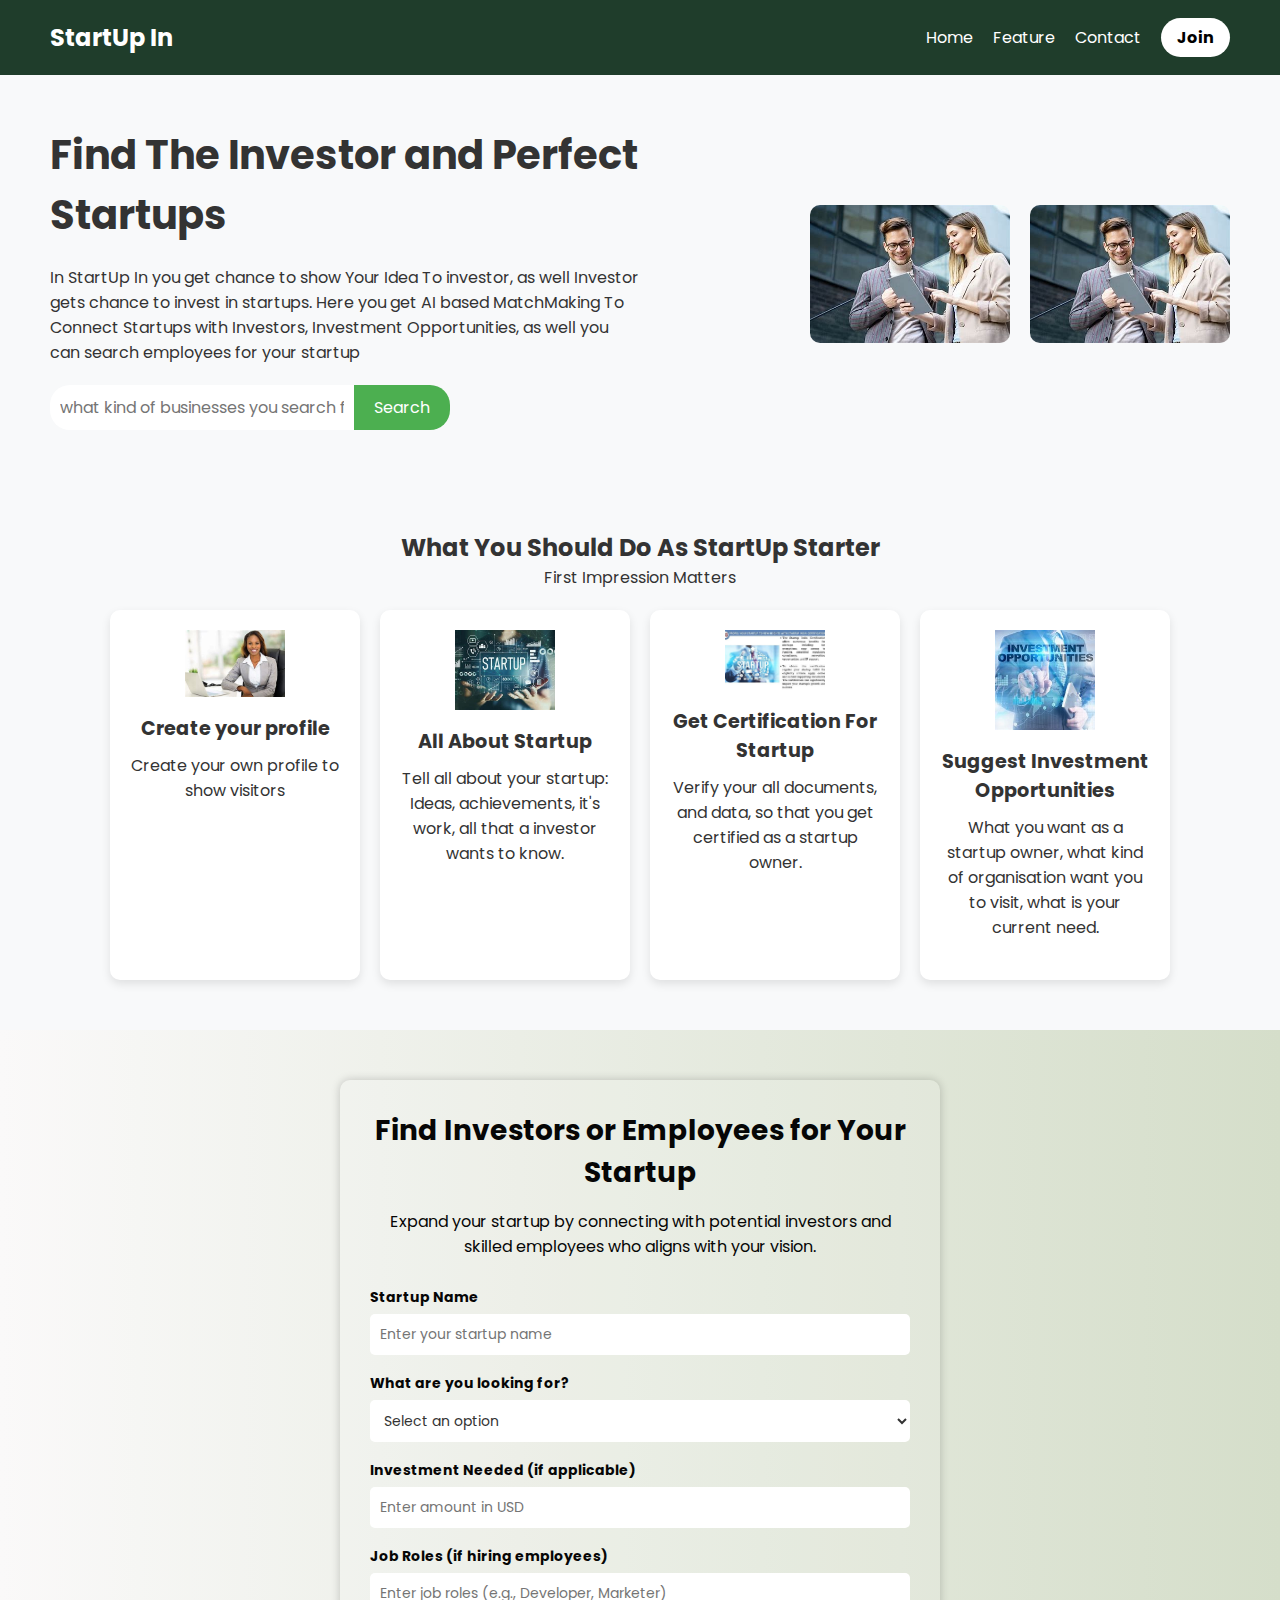
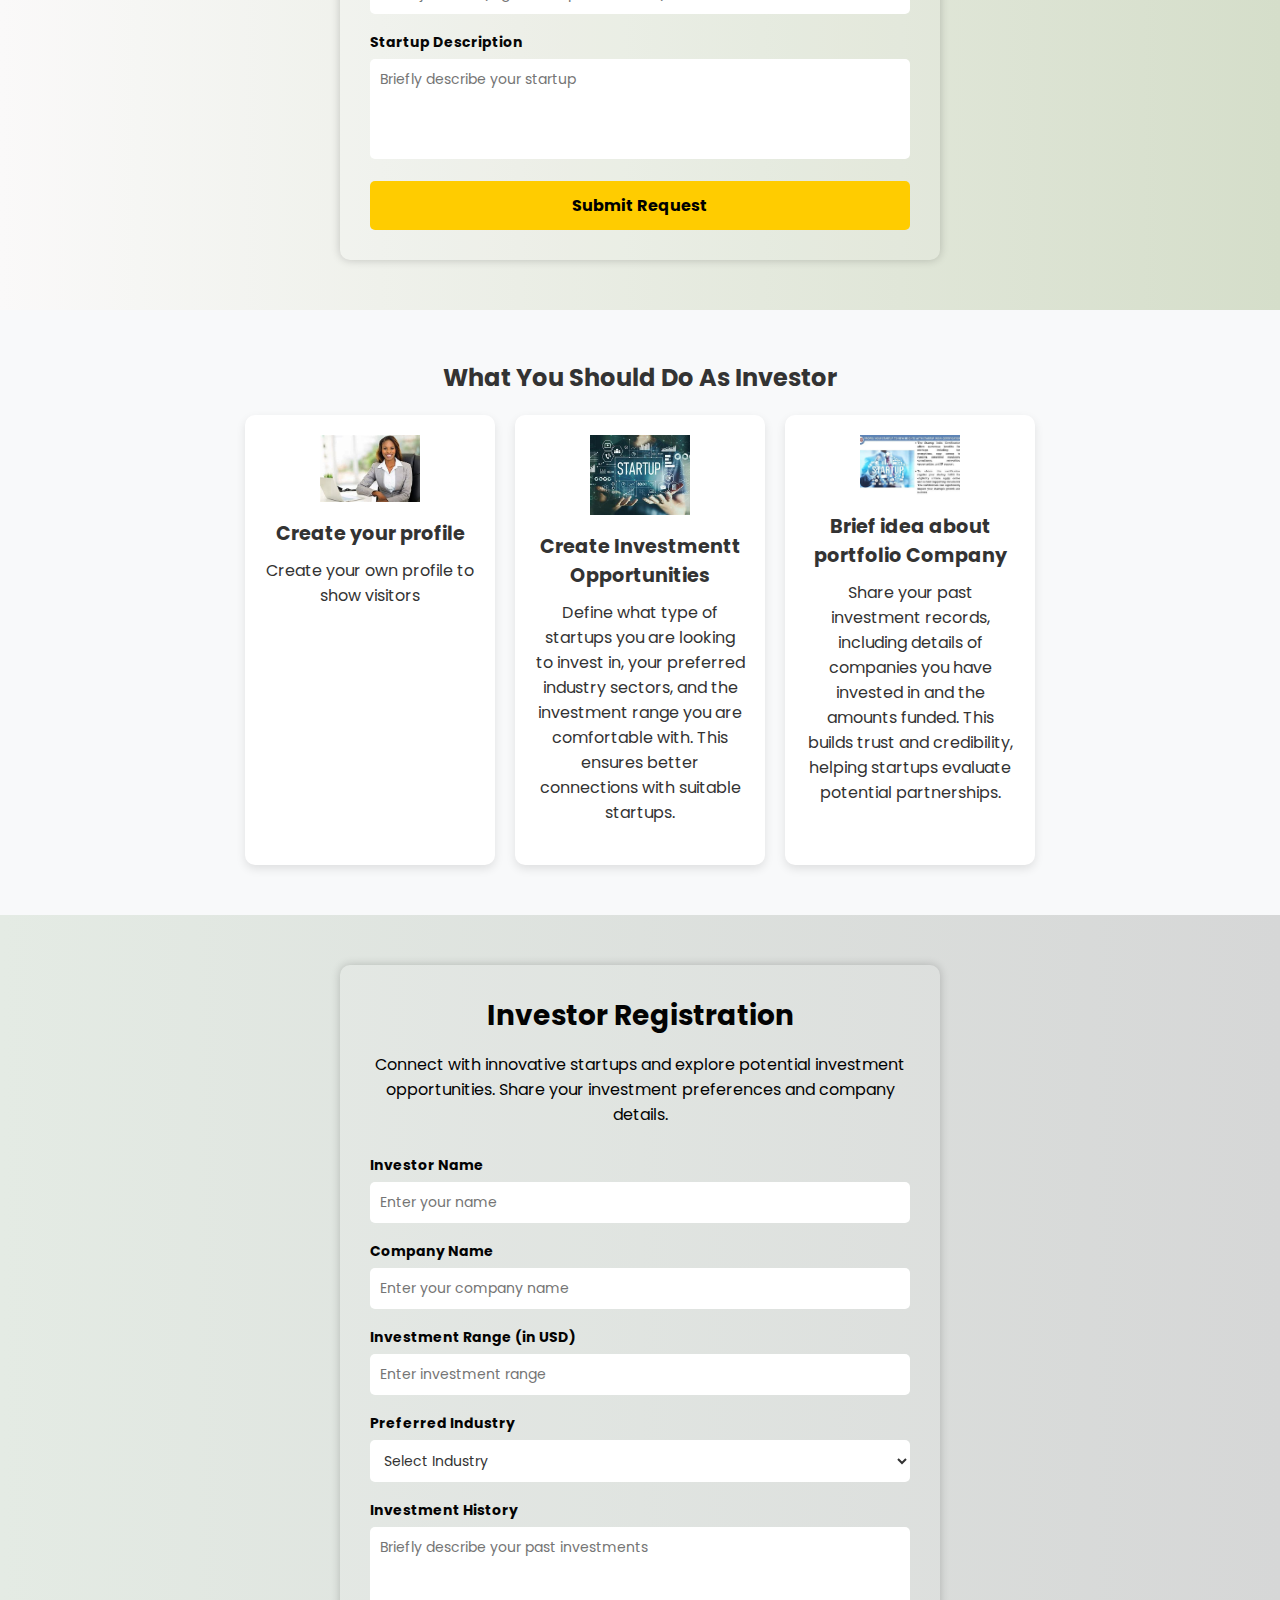
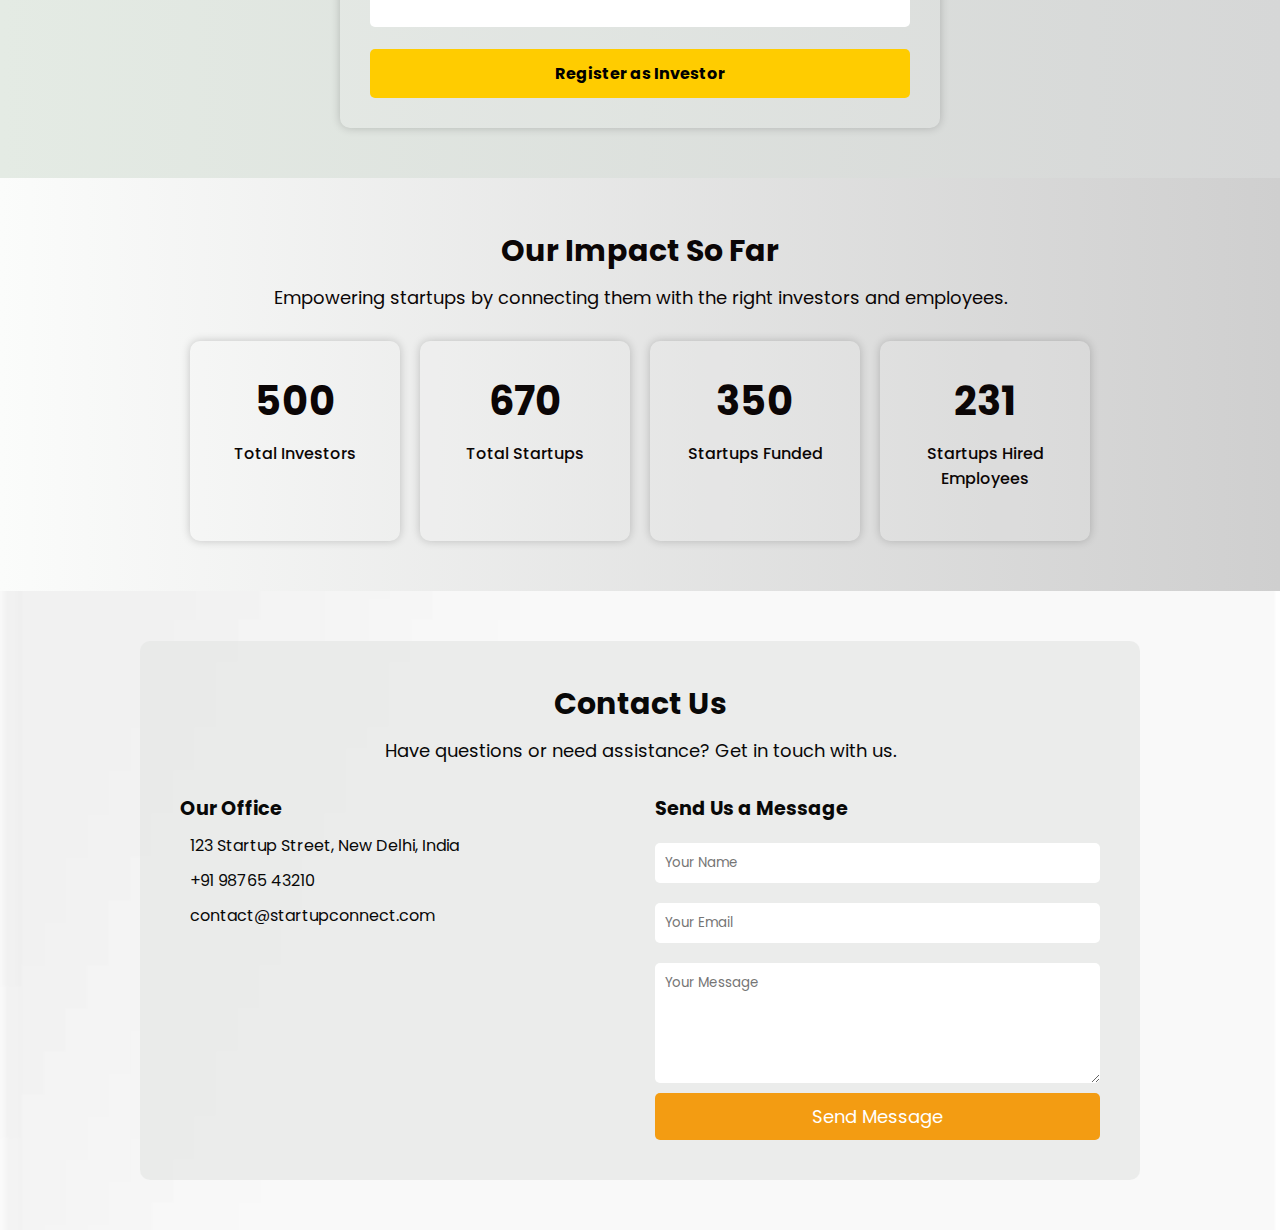
<file: index1.html>
<!DOCTYPE html>
<html lang="en">
<head>
    <meta charset="UTF-8">
    <meta name="viewport" content="width=device-width, initial-scale=1.0">
    <title>StartUp Support</title>
    <link rel="stylesheet" href="style1.css">
</head>
<body>
    <header>
        <div class="logo">StartUp In</div>
        <nav>
            <ul>
                <li><a href="#home">Home</a></li>
                <li><a href="#feature">Feature</a></li>
                <li><a href="#contact">Contact</a></li>
                <li><a href="#" class="join-btn">Join</a></li>
            </ul>
        </nav>
    </header>

    <section class="hero" id="home">
        <div class="hero-content">
            <h1>Find The Investor and Perfect Startups</h1>
            <p>In StartUp In you get chance to show Your Idea To investor, as well Investor gets chance to invest in startups. Here you get AI based MatchMaking To Connect Startups with Investors, Investment Opportunities, as well you can search employees for your startup</p>
            <div class="search-bar">
                <input type="text" placeholder="what kind of businesses you search for?">
                <button>Search</button>
            </div>
        </div>
        <div class="hero-images">
            <div class="image-box">
                <img src="start.jpeg" alt="Freelancer">
                
            </div>
            <div class="image-box">
                <img src="start.jpeg" alt="Business Woman">
            </div>
        </div>
    </section>

    <section class="jobs-section" id="feature">
        <h2>What You Should Do As StartUp Starter</h2>
        <p>First Impression Matters</p>
        <div class="jobs-container">
            <div class="job-card">
                <img src="professional2.jpeg" alt="">
                <h3>Create your profile</h3>
                <p>Create your own profile to show visitors</p>
            </div>
            <div class="job-card">
                <img src="startup.jpeg" alt="Graphic Design">
                <h3>All About Startup</h3>
                <p>Tell all about your startup: Ideas, achievements, it's work, all that a investor wants to know.</p>
            </div>
            <div class="job-card">
                <img src="certificate.jpeg" alt="Digital Marketing">
                <h3>Get Certification For Startup</h3>
                <p>Verify your all documents, and data, so that you get certified as a startup owner.</p>
            </div>
            <div class="job-card">
                <img src="opportunity.jpeg" alt="Digital Marketing">
                <h3>Suggest Investment Opportunities</h3>
                <p>What you want as a startup owner, what kind of organisation want you to visit, what is your current need.</p>
            </div>
        </div>
    </section>


    <section class="startup-opportunities">
        <div class="container">
            <h2>Find Investors or Employees for Your Startup</h2>
            <p>Expand your startup by connecting with potential investors and skilled employees who aligns with your vision.</p>
    
            <form class="opportunity-form">
                <div class="input-group">
                    <label for="startup-name">Startup Name</label>
                    <input type="text" id="startup-name" placeholder="Enter your startup name" required>
                </div>
    
                <div class="input-group">
                    <label for="looking-for">What are you looking for?</label>
                    <select id="looking-for" required>
                        <option value="">Select an option</option>
                        <option value="Investor">Investor</option>
                        <option value="Employee">Employee</option>
                        <option value="Both">Both</option>
                    </select>
                </div>
    
                <div class="input-group">
                    <label for="funding">Investment Needed (if applicable)</label>
                    <input type="number" id="funding" placeholder="Enter amount in USD">
                </div>
    
                <div class="input-group">
                    <label for="roles">Job Roles (if hiring employees)</label>
                    <input type="text" id="roles" placeholder="Enter job roles (e.g., Developer, Marketer)">
                </div>
    
                <div class="input-group">
                    <label for="description">Startup Description</label>
                    <textarea id="description" placeholder="Briefly describe your startup" required></textarea>
                </div>
    
                <button type="submit" class="btn-submit">Submit Request</button>
            </form>
        </div>
    </section>
    

    <section class="jobs-section">
        <h2>What You Should Do As Investor</h2>
        <p></p>
        <div class="jobs-container">
            <div class="job-card">
                <img src="professional2.jpeg" alt="">
                <h3>Create your profile</h3>
                <p>Create your own profile to show visitors</p>
            </div>
            <div class="job-card">
                <img src="startup.jpeg" alt="Graphic Design">
                <h3>Create Investmentt Opportunities</h3>
                <p>Define what type of startups you are looking to invest in, your preferred industry sectors, and the investment range you are comfortable with. This ensures better connections with suitable startups.</p>
            </div>
            <div class="job-card">
                <img src="certificate.jpeg" alt="Digital Marketing">
                <h3>Brief idea about portfolio Company</h3>
                <p>Share your past investment records, including details of companies you have invested in and the amounts funded. This builds trust and credibility, helping startups evaluate potential partnerships.</p>
            </div>
        </div>
    </section>



    



    <section class="investor-registration">
        <div class="container">
            <h2>Investor Registration</h2>
            <p>Connect with innovative startups and explore potential investment opportunities. Share your investment preferences and company details.</p>
            
            <form class="registration-form">
                <div class="input-group">
                    <label for="investor-name">Investor Name</label>
                    <input type="text" id="investor-name" placeholder="Enter your name" required>
                </div>
                
                <div class="input-group">
                    <label for="company-name">Company Name</label>
                    <input type="text" id="company-name" placeholder="Enter your company name" required>
                </div>
                
                <div class="input-group">
                    <label for="investment-range">Investment Range (in USD)</label>
                    <input type="number" id="investment-range" placeholder="Enter investment range" required>
                </div>
                
                <div class="input-group">
                    <label for="preferred-industry">Preferred Industry</label>
                    <select id="preferred-industry" required>
                        <option value="">Select Industry</option>
                        <option value="Tech">Technology</option>
                        <option value="Health">Healthcare</option>
                        <option value="Finance">Finance</option>
                        <option value="Education">Education</option>
                        <option value="Other">Other</option>
                    </select>
                </div>
                
                <div class="input-group">
                    <label for="investment-history">Investment History</label>
                    <textarea id="investment-history" placeholder="Briefly describe your past investments" required></textarea>
                </div>
                
                <button type="submit" class="btn-register">Register as Investor</button>
            </form>
        </div>
    </section>
    



    <section class="stats-section">
        <div class="container">
            <h2>Our Impact So Far</h2>
            <p>Empowering startups by connecting them with the right investors and employees.</p>
            
            <div class="stats-grid">
                <div class="stat-box">
                    <h3 class="counter" data-target="250">500</h3>
                    <p>Total Investors</p>
                </div>
                <div class="stat-box">
                    <h3 class="counter" data-target="500">670</h3>
                    <p>Total Startups</p>
                </div>
                <div class="stat-box">
                    <h3 class="counter" data-target="180">350</h3>
                    <p>Startups Funded</p>
                </div>
                <div class="stat-box">
                    <h3 class="counter" data-target="320">231</h3>
                    <p>Startups Hired Employees</p>
                </div>
            </div>
        </div>
    </section>



    <section class="contact-section" id="contact">
        <div class="container">
            <h2>Contact Us</h2>
            <p>Have questions or need assistance? Get in touch with us.</p>
    
            <div class="contact-content">
                <div class="contact-info">
                    <h3>Our Office</h3>
                    <p><i class="fas fa-map-marker-alt"></i> 123 Startup Street, New Delhi, India</p>
                    <p><i class="fas fa-phone"></i> +91 98765 43210</p>
                    <p><i class="fas fa-envelope"></i> contact@startupconnect.com</p>
                </div>
    
                <div class="contact-form">
                    <h3>Send Us a Message</h3>
                    <form>
                        <input type="text" placeholder="Your Name" required>
                        <input type="email" placeholder="Your Email" required>
                        <textarea placeholder="Your Message" rows="5" required></textarea>
                        <button type="submit">Send Message</button>
                    </form>
                </div>
            </div>
        </div>
    </section>
    
    

    
</body>
</html>
</file>
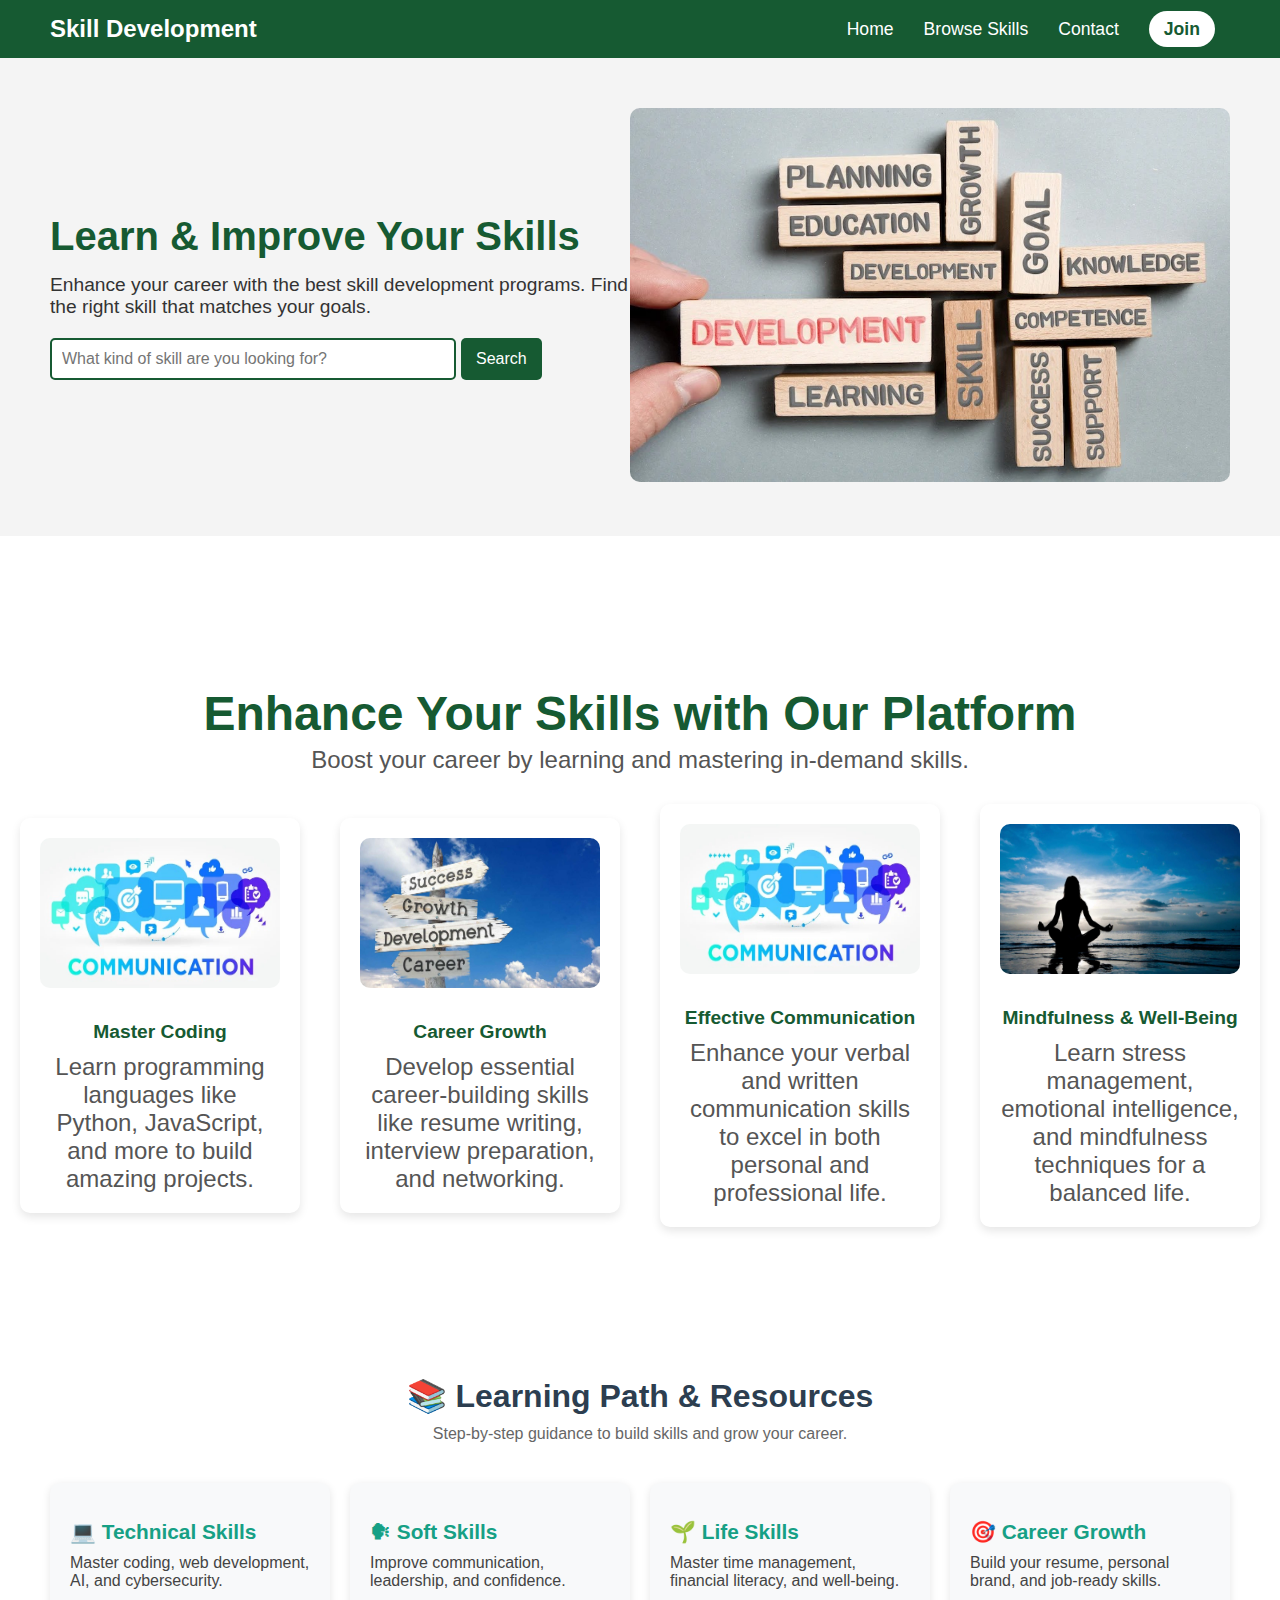
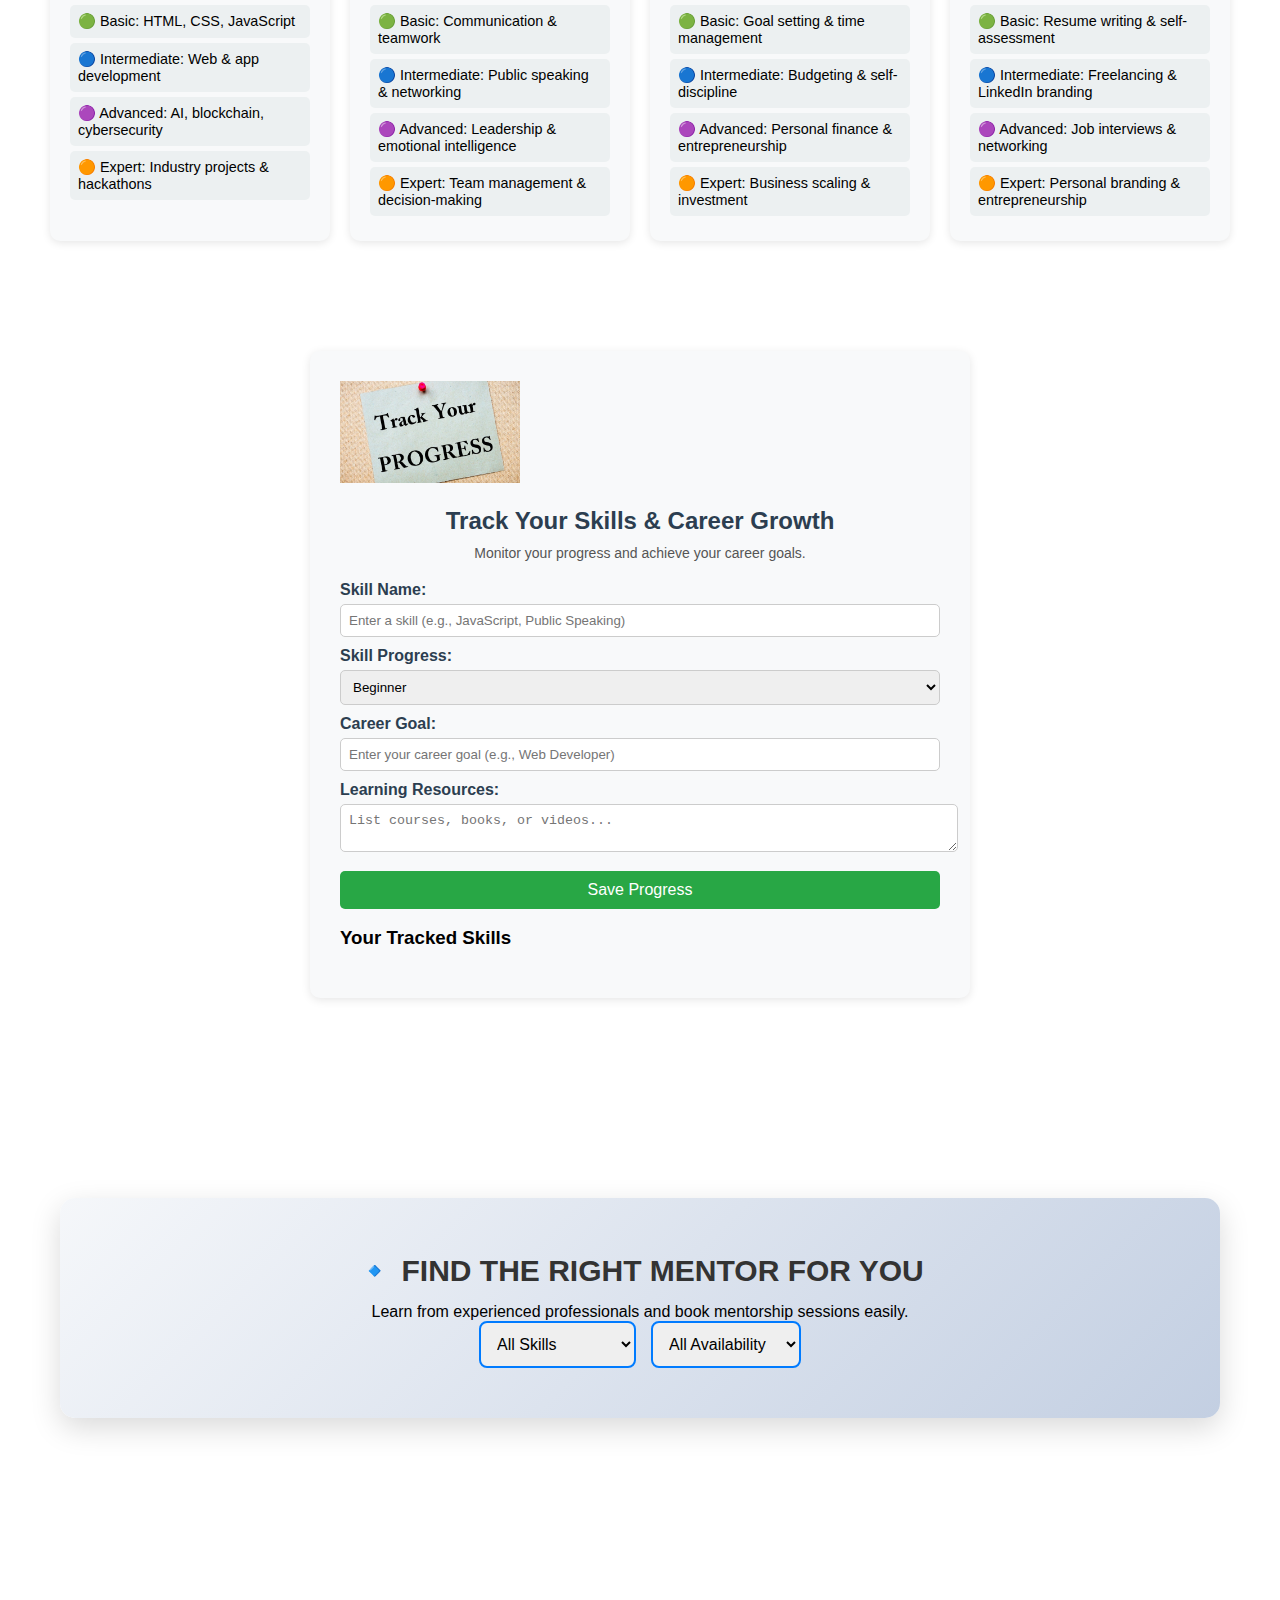
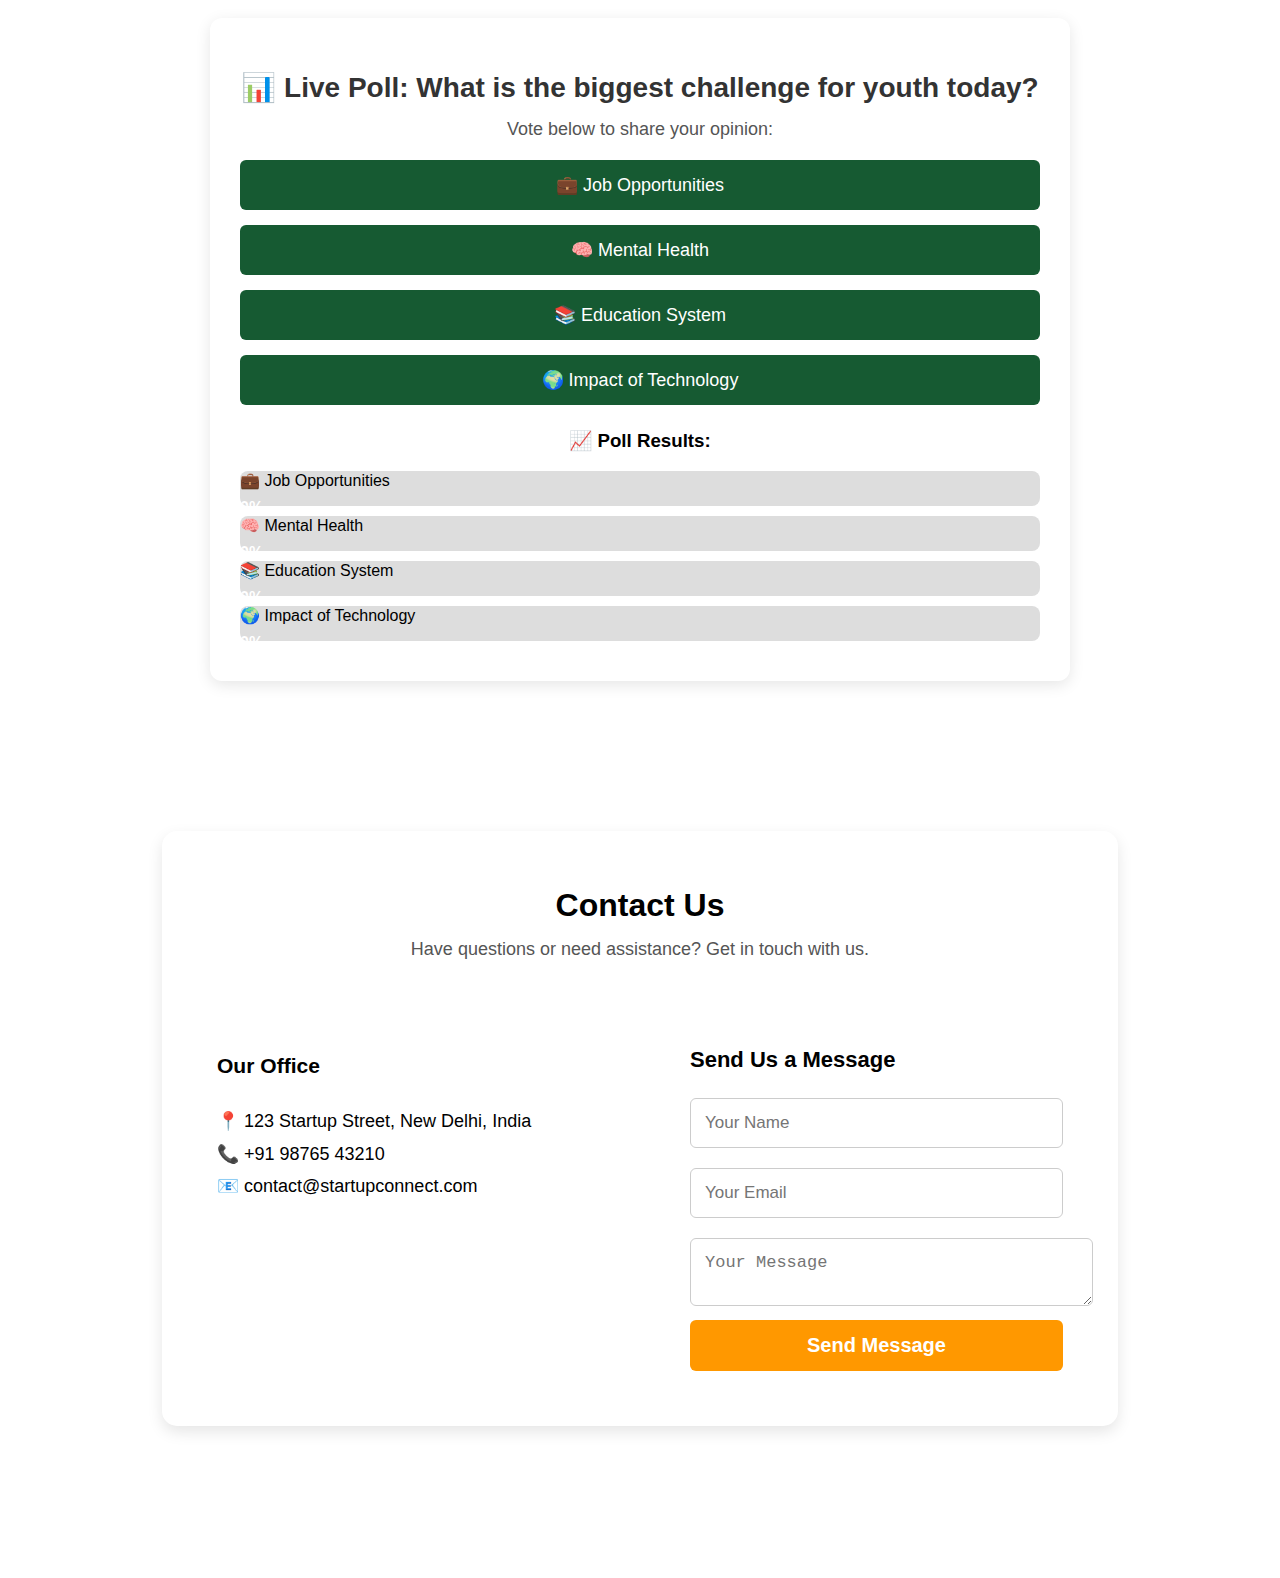
<file: index17.html>
<!DOCTYPE html>
<html lang="en">
<head>
    <meta charset="UTF-8">
    <meta name="viewport" content="width=device-width, initial-scale=1.0">
    <title>Skill Development</title>
    <link rel="stylesheet" href="style17.css">
</head>
<body>

    <!-- Navbar -->
    <header>
        <div class="logo">Skill Development</div>
        <nav>
            <ul>
                <li><a href="#home">Home</a></li>
                <li><a href="#browseSkills">Browse Skills</a></li>
                <li><a href="#">Contact</a></li>
                <li><a href="#" class="join-btn">Join</a></li>
            </ul>
        </nav>
    </header>

    <!-- Hero Section -->
    <section class="hero" id="home">
        <div class="hero-content">
            <h1>Learn & Improve Your Skills</h1>
            <p>Enhance your career with the best skill development programs. Find the right skill that matches your goals.</p>
            <div class="search-box">
                <input type="text" placeholder="What kind of skill are you looking for?">
                <button>Search</button>
            </div>
        </div>
        <div class="hero-image">
            <img src="skill.jpg" alt="Skill Development">
        </div>
    </section>
    <section class="skills-section" id="browseSkills">
        <h2 style="text-align: center;">Enhance Your Skills with Our Platform</h2>
          <p>Boost your career by learning and mastering in-demand skills.</p>
    
        <div class="skills-container">
            <div class="skill-box">
                <img src="communication.webp.jpg" alt="Technical Skills">
                <h3>Master Coding</h3>
                <p>Learn programming languages like Python, JavaScript, and more to build amazing projects.</p>
            </div>
    
            <div class="skill-box">
                <img src="career.jpg" alt="Career Development">
                <h3>Career Growth</h3>
                <p>Develop essential career-building skills like resume writing, interview preparation, and networking.</p>
            </div>
    
            <div class="skill-box">
                <img src="communication.webp.jpg" alt="Soft Skills">
                <h3>Effective Communication</h3>
                <p>Enhance your verbal and written communication skills to excel in both personal and professional life.</p>
            </div>
    
            <div class="skill-box">
                <img src="mind.webp.jpg" alt="Life Skills">
                <h3>Mindfulness & Well-Being</h3>
                <p>Learn stress management, emotional intelligence, and mindfulness techniques for a balanced life.</p>
            </div>
        </div>
    </section>
  
    <section class="learning-path-section">
        <h1 class="lp-heading">📚 Learning Path & Resources</h1>
        <p class="lp-subtext">Step-by-step guidance to build skills and grow your career.</p>
    
        <div class="lp-container">
    
            <!-- Technical Skills -->
            <div class="lp-card">
                <h2>💻 Technical Skills</h2>
                <p>Master coding, web development, AI, and cybersecurity.</p>
                <ul>
                    <li>🟢 Basic: HTML, CSS, JavaScript</li>
                    <li>🔵 Intermediate: Web & app development</li>
                    <li>🟣 Advanced: AI, blockchain, cybersecurity</li>
                    <li>🟠 Expert: Industry projects & hackathons</li>
                </ul>
            </div>
    
            <!-- Soft Skills -->
            <div class="lp-card">
                <h2>🗣 Soft Skills</h2>
                <p>Improve communication, leadership, and confidence.</p>
                <ul>
                    <li>🟢 Basic: Communication & teamwork</li>
                    <li>🔵 Intermediate: Public speaking & networking</li>
                    <li>🟣 Advanced: Leadership & emotional intelligence</li>
                    <li>🟠 Expert: Team management & decision-making</li>
                </ul>
            </div>
    
            <!-- Life Skills -->
            <div class="lp-card">
                <h2>🌱 Life Skills</h2>
                <p>Master time management, financial literacy, and well-being.</p>
                <ul>
                    <li>🟢 Basic: Goal setting & time management</li>
                    <li>🔵 Intermediate: Budgeting & self-discipline</li>
                    <li>🟣 Advanced: Personal finance & entrepreneurship</li>
                    <li>🟠 Expert: Business scaling & investment</li>
                </ul>
            </div>
    
            <!-- Career Growth -->
            <div class="lp-card">
                <h2>🎯 Career Growth</h2>
                <p>Build your resume, personal brand, and job-ready skills.</p>
                <ul>
                    <li>🟢 Basic: Resume writing & self-assessment</li>
                    <li>🔵 Intermediate: Freelancing & LinkedIn branding</li>
                    <li>🟣 Advanced: Job interviews & networking</li>
                    <li>🟠 Expert: Personal branding & entrepreneurship</li>
                </ul>
            </div>
    
        </div>
    </section>
     
    
    <div class="skill-tracker-container">
        <img src="pg1.jpg" alt="Learning Illustration" class="side-image left">
    
        <h2>Track Your Skills & Career Growth</h2>
        <p>Monitor your progress and achieve your career goals.</p>
    
        <form id="skill-form" class="skill-tracker-form">
            <label for="skill">Skill Name:</label>
            <input type="text" id="skill" placeholder="Enter a skill (e.g., JavaScript, Public Speaking)" required>
    
            <label for="progress">Skill Progress:</label>
            <select id="progress">
                <option value="Beginner">Beginner</option>
                <option value="Intermediate">Intermediate</option>
                <option value="Advanced">Advanced</option>
            </select>
    
            <label for="career-goal">Career Goal:</label>
            <input type="text" id="career-goal" placeholder="Enter your career goal (e.g., Web Developer)" required>
    
            <label for="resources">Learning Resources:</label>
            <textarea id="resources" placeholder="List courses, books, or videos..."></textarea>
    
            <button type="submit">Save Progress</button>
        </form>
    
        <h3>Your Tracked Skills</h3>
        <ul id="skill-list" class="skill-list"></ul>
         </div>
      
  
    <div class="mentorship-container">
        <h2>🔹 Find the Right Mentor for You</h2>
        <p>Learn from experienced professionals and book mentorship sessions easily.</p>
    
        <!-- Filters -->
        <div class="filter-container">
            <select id="skillFilter" class="filter-select" onchange="filterMentors()">
                <option value="all">All Skills</option>
                <option value="technical">Technical Skills</option>
                <option value="soft">Soft Skills</option>
                <option value="life">Life Skills</option>
            </select>
    
            <select id="availabilityFilter" class="filter-select" onchange="filterMentors()">
                <option value="all">All Availability</option>
                <option value="available">Available Now</option>
                <option value="busy">Busy</option>
            </select>
        </div>
    
        <!-- Mentors List -->
        <div class="mentor-list" id="mentorList">
            <!-- Mentor Cards Will be Inserted Dynamically Here -->
        </div>
    </div>
    
    <div class="poll-section">
        <div class="poll-container">
            <h2 id="poll-question">📊 Live Poll: What is the biggest challenge for youth today?</h2>
            <p>Vote below to share your opinion:</p>
    
            <div class="poll-options">
                <button class="poll-btn" onclick="vote('jobs')">💼 Job Opportunities</button>
                <button class="poll-btn" onclick="vote('mentalHealth')">🧠 Mental Health</button>
                <button class="poll-btn" onclick="vote('education')">📚 Education System</button>
                <button class="poll-btn" onclick="vote('technology')">🌍 Impact of Technology</button>
            </div>
    
            <h3>📈 Poll Results:</h3>
            <div class="poll-results">
                <div class="poll-bar">
                    <span>💼 Job Opportunities</span>
                    <div class="bar" id="bar-jobs">0%</div>
                </div>
                <div class="poll-bar">
                    <span>🧠 Mental Health</span>
                    <div class="bar" id="bar-mentalHealth">0%</div>
                </div>
                <div class="poll-bar">
                    <span>📚 Education System</span>
                    <div class="bar" id="bar-education">0%</div>
                </div>
                <div class="poll-bar">
                    <span>🌍 Impact of Technology</span>
                    <div class="bar" id="bar-technology">0%</div>
                </div>
            </div>
        </div>
    </div> 
    <div class="custom-contact-container">
        <h2 class="custom-contact-title">Contact Us</h2>
        <p class="custom-contact-subtext">Have questions or need assistance? Get in touch with us.</p>
    
        <div class="custom-contact-content">
            <!-- Contact Details -->
            <div class="custom-contact-info">
                <h3>Our Office</h3>
                <p>📍 123 Startup Street, New Delhi, India</p>
                <p>📞 +91 98765 43210</p>
                <p>📧 contact@startupconnect.com</p>
            </div>
    
            <!-- Contact Form -->
            <div class="custom-contact-form" id="contact">
                <h3>Send Us a Message</h3>
                <form id="customContactForm">
                    <input type="text" id="customName" placeholder="Your Name" required>
                    <input type="email" id="customEmail" placeholder="Your Email" required>
                    <textarea id="customMessage" placeholder="Your Message" required></textarea>
                    <button type="submit">Send Message</button>
                </form>
            </div>
        </div>
    </div>
    
    
    <script src="javascript.js"></script>    
</body>
</html>
</file>
<file: style1.css>
/* Google Font Import */
@import url('https://fonts.googleapis.com/css2?family=Poppins:wght@300;400;600&display=swap');

* {
    margin: 0;
    padding: 0;
    box-sizing: border-box;
    font-family: 'Poppins', sans-serif;
}

body {
    background-color: #f8f9fa;
    color: #333;
}

/* Header */
header {
    display: flex;
    justify-content: space-between;
    padding: 20px 50px;
    align-items: center;
    background-color: #1f3d2b;
    color: white;
}

.logo {
    font-size: 24px;
    font-weight: bold;
}

nav ul {
    display: flex;
    list-style: none;
    gap: 20px;
}

nav ul li a {
    text-decoration: none;
    color: white;
    font-size: 16px;
}

.join-btn {
    background-color: white;
    color: black;
    padding: 8px 16px;
    border-radius: 20px;
    font-weight: bold;
}

/* Hero Section */
.hero {
    display: flex;
    justify-content: space-between;
    align-items: center;
    padding: 50px;
}

.hero-content {
    max-width: 50%;
    text-align: left;
}

.hero-content h1 {
    font-size: 40px;
    margin-bottom: 20px;
}

.hero-content p {
    font-size: 16px;
    margin-bottom: 20px;
}

.search-bar {
    display: flex;
    width: 100%;
    max-width: 400px;
}

.search-bar input {
    width: 100%;
    padding: 10px;
    border: none;
    border-radius: 20px 0 0 20px;
    font-size: 16px;
}

.search-bar button {
    background-color: #4CAF50;
    border: none;
    padding: 10px 20px;
    border-radius: 0 20px 20px 0;
    color: white;
    font-size: 16px;
    cursor: pointer;
}

.hero-images {
    display: flex;
    gap: 20px;
}

.image-box {
    position: relative;
}

.image-box img {
    width: 200px;
    border-radius: 10px;
}

.floating-text {
    position: absolute;
    top: 10px;
    left: 10px;
    background: white;
    color: black;
    padding: 10px;
    border-radius: 5px;
    font-size: 12px;
}

/* Jobs Section */
.jobs-section {
    text-align: center;
    padding: 50px;
}
.jobs-section p{
    margin-bottom: 20px;
}
.jobs-container {
    display: flex;
    justify-content: center;
    gap: 20px;
}

.job-card {
    background: white;
    padding: 20px;
    border-radius: 10px;
    box-shadow: 0 4px 10px rgba(0, 0, 0, 0.1);
    transition: transform 0.3s ease-in-out;
    width: 250px;
    text-align: center;
}

.job-card:hover {
    transform: translateY(-5px);
}

.job-card img {
    width: 100px;
    margin-bottom: 10px;
}

h3 {
    font-size: 1.2rem;
    margin-bottom: 10px;
}

/* Responsive Design */
@media (max-width: 768px) {
    .hero {
        flex-direction: column;
        text-align: center;
    }

    .hero-content {
        max-width: 100%;
        text-align: center;
    }

    .search-bar {
        justify-content: center;
    }

    .hero-images {
        flex-direction: column;
    }

    .jobs-container {
        flex-direction: column;
        align-items: center;
    }
}




/* Startup Opportunities Section */
.startup-opportunities {
    background: linear-gradient(to right, #faf9f9, #d5deca);
    color: #060606;
    text-align: center;
    padding: 50px 20px;
}

.startup-opportunities .container {
    max-width: 600px;
    margin: auto;
    background: rgba(255, 255, 255, 0.1);
    padding: 30px;
    border-radius: 10px;
    box-shadow: 0 0 10px rgba(0, 0, 0, 0.2);
}

.startup-opportunities h2 {
    font-size: 28px;
    margin-bottom: 15px;
}

.startup-opportunities p {
    font-size: 16px;
    margin-bottom: 25px;
}

.opportunity-form {
    display: flex;
    flex-direction: column;
}

.input-group {
    margin-bottom: 15px;
    text-align: left;
}

.input-group label {
    font-size: 14px;
    font-weight: bold;
}

.input-group input,
.input-group select,
.input-group textarea {
    width: 100%;
    padding: 10px;
    margin-top: 5px;
    border: none;
    border-radius: 5px;
    font-size: 14px;
}

.input-group input,
.input-group select {
    background: #fff;
    color: #333;
}

.input-group textarea {
    height: 100px;
    resize: none;
}

.btn-submit {
    background: #ffcc00;
    color: #000;
    font-size: 16px;
    font-weight: bold;
    padding: 12px;
    border: none;
    border-radius: 5px;
    cursor: pointer;
    transition: background 0.3s;
}

.btn-submit:hover {
    background: #ffaa00;
}

/* Responsive Design */
@media (max-width: 600px) {
    .startup-opportunities .container {
        padding: 20px;
    }

    .startup-opportunities h2 {
        font-size: 24px;
    }

    .btn-submit {
        font-size: 14px;
    }
}







/* Investor Registration Section */
.investor-registration {
    background: linear-gradient(to right, #e4ebe4, #d6d7d7);
    color: #030303;
    text-align: center;
    padding: 50px 20px;
}

.investor-registration .container {
    max-width: 600px;
    margin: auto;
    background: rgba(255, 255, 255, 0.1);
    padding: 30px;
    border-radius: 10px;
    box-shadow: 0 0 10px rgba(0, 0, 0, 0.2);
}

.investor-registration h2 {
    font-size: 28px;
    margin-bottom: 15px;
}

.investor-registration p {
    font-size: 16px;
    margin-bottom: 25px;
}

.registration-form {
    display: flex;
    flex-direction: column;
}

.input-group {
    margin-bottom: 15px;
    text-align: left;
}

.input-group label {
    font-size: 14px;
    font-weight: bold;
}

.input-group input,
.input-group select,
.input-group textarea {
    width: 100%;
    padding: 10px;
    margin-top: 5px;
    border: none;
    border-radius: 5px;
    font-size: 14px;
}

.input-group input,
.input-group select {
    background: #fff;
    color: #333;
}

.input-group textarea {
    height: 100px;
    resize: none;
}

.btn-register {
    background: #ffcc00;
    color: #000;
    font-size: 16px;
    font-weight: bold;
    padding: 12px;
    border: none;
    border-radius: 5px;
    cursor: pointer;
    transition: background 0.3s;
}

.btn-register:hover {
    background: #ffaa00;
}

/* Responsive Design */
@media (max-width: 600px) {
    .investor-registration .container {
        padding: 20px;
    }

    .investor-registration h2 {
        font-size: 24px;
    }

    .btn-register {
        font-size: 14px;
    }
}








/* Stats Section */
.stats-section {
    background: linear-gradient(to right, #fbfcfb, #cfcfcf);
    color: #0b0606;
    text-align: center;
    padding: 50px 20px;
}

.stats-section .container {
    max-width: 900px;
    margin: auto;
}

.stats-section h2 {
    font-size: 30px;
    margin-bottom: 10px;
}

.stats-section p {
    font-size: 18px;
    margin-bottom: 30px;
}

.stats-grid {
    display: grid;
    grid-template-columns: repeat(auto-fit, minmax(200px, 1fr));
    gap: 20px;
    justify-content: center;
}

.stat-box {
    background: rgba(255, 255, 255, 0.1);
    padding: 20px;
    border-radius: 10px;
    box-shadow: 0 0 10px rgba(0, 0, 0, 0.2);
    transition: transform 0.3s ease;
}

.stat-box:hover {
    transform: translateY(-5px);
}

.stat-box h3 {
    font-size: 40px;
    font-weight: bold;
    margin: 10px 0;
}

.stat-box p {
    font-size: 16px;
    font-weight: 500;
}

/* Responsive Design */
@media (max-width: 600px) {
    .stats-section h2 {
        font-size: 26px;
    }

    .stat-box h3 {
        font-size: 30px;
    }
}




/* Contact Us Section */
.contact-section {
    background: url('khali.jpeg') no-repeat center center/cover;
    color: #080808;
    padding: 50px 20px;
    text-align: center;
}

.contact-section .container {
    max-width: 1000px;
    margin: auto;
    background: rgba(229, 231, 229, 0.7);
    padding: 40px;
    border-radius: 10px;
}

.contact-section h2 {
    font-size: 30px;
    margin-bottom: 10px;
}

.contact-section p {
    font-size: 18px;
    margin-bottom: 30px;
}

.contact-content {
    display: flex;
    justify-content: space-between;
    flex-wrap: wrap;
    gap: 30px;
}

.contact-info, .contact-form {
    flex: 1;
    min-width: 300px;
    text-align: left;
}

.contact-info p {
    font-size: 16px;
    margin: 10px 0;
}

.contact-info i {
    color: #f39c12;
    margin-right: 10px;
}

.contact-form form {
    display: flex;
    flex-direction: column;
}

.contact-form input,
.contact-form textarea {
    width: 100%;
    padding: 10px;
    margin: 10px 0;
    border: none;
    border-radius: 5px;
}

.contact-form button {
    background: #f39c12;
    color: #fff;
    padding: 10px;
    border: none;
    border-radius: 5px;
    font-size: 18px;
    cursor: pointer;
    transition: 0.3s ease;
}

.contact-form button:hover {
    background: #e67e22;
}

/* Responsive Design */
@media (max-width: 768px) {
    .contact-content {
        flex-direction: column;
    }

    .contact-info, .contact-form {
        text-align: center;
    }
}
</file>
<file: style17.css>
/* Reset styles */
body, h1, p, ul, li, a, button, input {
    margin: 0;
    padding: 0;
    box-sizing: border-box;
    font-family: 'Arial', sans-serif;
}

/* Navbar */
header {
    display: flex;
    justify-content: space-between;
    align-items: center;
    padding: 15px 50px;
    background-color: #165a32;
    color: white;
}

.logo {
    font-size: 1.5em;
    font-weight: bold;
}

nav ul {
    display: flex;
    list-style: none;
}

nav ul li {
    margin: 0 15px;
}

nav ul li a {
    color: white;
    text-decoration: none;
    font-size: 1.1em;
}

.join-btn {
    background: white;
    color: #165a32;
    padding: 8px 15px;
    border-radius: 20px;
    font-weight: bold;
}

/* Hero Section */
.hero {
    display: flex;
    justify-content: space-between;
    align-items: center;
    padding: 50px;
    background-color: #f4f4f4;
    margin-bottom: 150px; /* Adjust this value for a larger gap */
}

.hero-content {
    width: 50%;
}

.hero-content h1 {
    font-size: 2.5em;
    color: #165a32;
    margin-bottom: 15px;
}



.hero-content p {
    font-size: 1.2em;
    color: #333;
    margin-bottom: 20px;
    align-items: center;
}

.search-box {
    display: flex;
}

.search-box input {
    width: 70%;
    padding: 10px;
    border: 2px solid #165a32;
    border-radius: 5px;
    font-size: 1em;
}

.search-box button {
    background: #165a32;
    color: white;
    border: none;
    padding: 10px 15px;
    margin-left: 5px;
    font-size: 1em;
    cursor: pointer;
    border-radius: 5px;
}

.hero-image img {
    width: 600px;
    border-radius: 10px;
}


/* Skills Container */
.skills-container {
    display: flex;
    justify-content: space-between;  /* Keeps spacing even */
    flex-wrap: nowrap;  /* Prevents wrapping to the next line */
    gap: 15px;
    padding: 20px;
    margin-top: 20px;
    overflow-x: auto;  /* Enables horizontal scrolling if needed */
}

/* Skill Box */
.skill-box {
    background: white;
    padding: 20px;
    border-radius: 10px;
    text-align: center;
    flex: 1;  /* Allows dynamic sizing */
    min-width: 200px;  /* Ensures they don’t shrink too much */
    max-width: 23%;  /* Adjusted width to fit four in one row */
    box-shadow: 0px 4px 10px rgba(0, 0, 0, 0.1);
    transition: transform 0.3s ease-in-out;
}

.skill-box:hover {
    transform: translateY(-5px);
}

.skill-box img {
    width: 100%;
    height: 150px;
    border-radius: 10px;
    margin-bottom: 10px;
}

.skill-box h3 {
    font-size: 1.2em;
    color: #165a32;
    margin-bottom: 10px;
}

.skill-box p {
    font-size: 1em;
    text-align: center;
    color: #555;
    margin-bottom: 10px;
}

/* Ensure text stays readable */
.skill-box h2 {
    font-size: 1.5em;
    font-weight: bold;
    color: #165a32;
    text-align: center;
    margin-bottom: 10px;
}

/* Responsive Design */
@media (max-width: 1024px) {
    .skills-container {
        overflow-x: auto; /* Allows scrolling if necessary */
        justify-content: flex-start; /* Aligns items to the left */
    }

    .skill-box {
        min-width: 250px; /* Prevents shrinking */
        max-width: 30%; /* Slightly larger for medium screens */
    }
}

@media (max-width: 768px) {
    .skills-container {
        flex-wrap: wrap; /* Allows wrapping for small screens */
        justify-content: center;
    }

    .skill-box {
        max-width: 100%; /* Stacks items vertically */
    }
}



/* Increase font size of "Enhance Your Skills with Our Platform" */
.skills-section h2 {
    font-size: 3em; /* Bigger text */
    font-weight: bold;
    color: #165a32;
    text-align: center;
    margin-bottom: 5px; /* Reduce gap */
}

/* Center "Boost your career" and adjust spacing */
.skills-section p {
    font-size: 1.5em;
    text-align: center;
    color: #555;
    margin-bottom: 0px; /* No extra space below */
}

/* Reduce top margin of skill boxes */
.skills-container {
    margin-top: 10px; /* Reduce space between text and skill boxes */
}

/* Keep skill box size the same */
.skill-box {
    width: 22%;
}






/* Skill Tracker Section */
.skill-tracker-container {
    background: #f8f9fa;
    padding: 20px;
    border-radius: 10px;
    box-shadow: 0 2px 10px rgba(0, 0, 0, 0.1);
    max-width: 600px;
    margin: 200px auto;
}

.skill-tracker-container h2 {
    color: #2c3e50;
    text-align: center;
    margin-bottom: 10px;
}

.skill-tracker-container p {
    color: #555;
    text-align: center;
    font-size: 14px;
    margin-bottom: 20px;
}

.skill-tracker-form label {
    font-weight: bold;
    display: block;
    margin-top: 10px;
    color: #2c3e50;
}

.skill-tracker-form input,
.skill-tracker-form select,
.skill-tracker-form textarea {
    width: 100%;
    padding: 8px;
    margin-top: 5px;
    border: 1px solid #ccc;
    border-radius: 5px;
}

.skill-tracker-form button {
    margin-top: 15px;
    padding: 10px;
    background: #28a745;
    color: white;
    font-size: 16px;
    border: none;
    border-radius: 5px;
    cursor: pointer;
    transition: 0.3s ease;
    width: 100%;
}

.skill-tracker-form button:hover {
    background: #218838;
}

.skill-list {
    list-style: none;
    padding: 0;
    margin-top: 15px;
}

.skill-list li {
    background: #e9ecef;
    padding: 10px;
    margin-top: 5px;
    border-radius: 5px;
    display: flex;
    justify-content: space-between;
    align-items: center;
}

.delete-btn {
    background: #dc3545;
    color: white;
    border: none;
    padding: 5px 8px;
    cursor: pointer;
    border-radius: 5px;
}

.delete-btn:hover {
    background: #c82333;
}




/* Section Heading */
.lp-heading {
    font-size: 2rem;
    color: #2c3e50;
    margin-bottom: 5px;
}

.lp-subtext {
    font-size: 1rem;
    color: #666;
    margin-bottom: 20px;
}

/* Cards Container */
.lp-container {
    display: grid;
    grid-template-columns: repeat(auto-fit, minmax(250px, 1fr));
    gap: 20px;
    padding: 10px;
}

/* Individual Cards */
.lp-card {
    background: #f8f9fa;
    padding: 20px;
    border-radius: 10px;
    box-shadow: 0px 2px 8px rgba(0, 0, 0, 0.1);
    transition: 0.3s ease-in-out;
}

.lp-card:hover {
    transform: translateY(-5px);
    box-shadow: 0px 5px 15px rgba(0, 0, 0, 0.2);
}

/* Card Titles */
.lp-card h2 {
    font-size: 1.3rem;
    color: #16a085;
    margin-bottom: 10px;
}

/* Card Paragraph */
.lp-card p {
    font-size: 1rem;
    color: #444;
    margin-bottom: 15px;
}

/* List Items */
.lp-card ul {
    list-style: none;
    padding: 0;
}

.lp-card li {
    font-size: 0.9rem;
    background: #ecf0f1;
    padding: 8px;
    border-radius: 5px;
    margin-bottom: 5px;
    text-align: left;
}






/* Add space between sections */
.learning-path-section {
    margin-top: 50px; /* Adjusts space above "Learning Path & Resources" */
    padding: 40px; /* Ensures spacing inside the section */
}

/* Center align "Learning Path & Resources" heading */
.lp-heading {
    font-size: 2rem;
    color: #2c3e50;
    margin-bottom: 10px;
    text-align: center; /* Ensures center alignment */
}

/* Center align the subtext */
.lp-subtext {
    font-size: 1rem;
    color: #666;
    margin-bottom: 30px; /* Adds spacing below subtext */
    text-align: center; /* Center align text */
}

/* Ensure gap between previous section and this section */
.learning-path-section::before {
    content: "";
    display: block;
    height: 40px; /* Space between previous section and this */
}
.skill-tracker-container {
    margin-top: 60px; /* Adjust this value for more spacing */
    padding: 30px;
}






/* General Mentorship Container */
.mentorship-container {
    max-width: 1100px;
    margin: 200px auto;
    padding: 30px;
    background: linear-gradient(135deg, #f5f7fa, #c3cfe2);
    box-shadow: 0 10px 30px rgba(0, 0, 0, 0.15);
    border-radius: 15px;
    text-align: center;
    animation: fadeIn 0.8s ease-in-out;
}

/* Animations */
@keyframes fadeIn {
    from { opacity: 0; transform: translateY(-20px); }
    to { opacity: 1; transform: translateY(0); }
}

/* Heading */
.mentorship-container h2 {
    font-size: 30px;
    color: #333;
    margin-bottom: 15px;
    font-weight: bold;
    text-transform: uppercase;
}

/* Filters */
.filter-container {
    display: flex;
    justify-content: center;
    gap: 15px;
    margin-bottom: 20px;
    flex-wrap: wrap;
}

.filter-select {
    padding: 12px;
    font-size: 16px;
    border: 2px solid #007bff;
    border-radius: 8px;
    cursor: pointer;
    transition: 0.3s;
}

.filter-select:hover {
    background: #007bff;
    color: white;
}

/* Mentor Cards Grid */
.mentor-list {
    display: grid;
    grid-template-columns: repeat(auto-fit, minmax(300px, 1fr));
    gap: 25px;
}

/* Mentor Card */
.mentor-card {
    background: #ffffff;
    padding: 20px;
    border-radius: 15px;
    text-align: center;
    box-shadow: 0 8px 20px rgba(0, 0, 0, 0.12);
    transition: transform 0.3s ease-in-out, box-shadow 0.3s;
    position: relative;
    overflow: hidden;
}

.mentor-card:hover {
    transform: scale(1.05);
    box-shadow: 0 10px 25px rgba(0, 0, 0, 0.2);
}

/* Mentor Image */
.mentor-card img {
    width: 90px;
    height: 90px;
    border-radius: 50%;
    margin-bottom: 10px;
    border: 3px solid #007bff;
}

/* Mentor Name */
.mentor-card h3 {
    font-size: 22px;
    color: #222;
    margin-bottom: 5px;
}

/* Mentor Bio */
.mentor-card .mentor-bio {
    font-size: 14px;
    color: #555;
    margin-bottom: 8px;
    height: 60px;
    overflow: hidden;
}

/* Mentor Stats */
.mentor-stats {
    font-size: 13px;
    color: #777;
    margin-bottom: 10px;
}

/* Buttons */
.mentor-buttons {
    display: flex;
    gap: 12px;
    justify-content: center;
}

.book-session, .chat-mentor, .apply-mentorship {
    background: #007bff;
    color: white;
    padding: 10px 14px;
    border: none;
    cursor: pointer;
    border-radius: 6px;
    transition: background 0.3s ease-in-out;
    font-size: 14px;
}

.chat-mentor {
    background: #28a745;
}

.apply-mentorship {
    background: #ff6600;
}

.book-session:hover {
    background: #0056b3;
}

.chat-mentor:hover {
    background: #218838;
}

.apply-mentorship:hover {
    background: #e65c00;
}




/* Contact Container */
.custom-contact-container {
    width: 70%; /* Increased width */
    max-width: 1000px; /* Added max-width for responsiveness */
    margin: 150px auto; /* Reduced top margin for better alignment */
    padding: 30px; /* Increased padding for better spacing */
    background: #fff;
    border-radius: 15px; /* Slightly increased border radius for a modern look */
    box-shadow: 0px 6px 15px rgba(0, 0, 0, 0.1); /* Softer shadow for better depth */
    text-align: center;
}

/* Title & Subtext */
.custom-contact-title {
    font-size: 32px; /* Slightly bigger title */
    margin-bottom: 15px;
}

.custom-contact-subtext {
    font-size: 18px;
    color: #555;
    margin-bottom: 20px; /* Added margin for better spacing */
}

/* Layout */
.custom-contact-content {
    display: flex;
    justify-content: space-between;
    gap: 50px; /* Added gap for better spacing */
    margin-top: 40px; /* Increased margin for better separation */
    flex-wrap: wrap; /* Ensures responsiveness */
}

/* Contact Info */
.custom-contact-info {
    flex: 1;
    text-align: left;
    padding: 25px; /* Increased padding */
    font-size: 18px; /* Bigger text */
    line-height: 1.8; /* Improved readability */
}

/* Contact Form */
.custom-contact-form {
    flex: 1;
    text-align: left;
    padding: 25px;
}

.custom-contact-form h3 {
    font-size: 22px;
    margin-bottom: 15px;
}

/* Input Fields */
.custom-contact-form input,
.custom-contact-form textarea {
    width: 100%;
    padding: 14px;
    margin: 10px 0;
    border: 1px solid #ccc;
    border-radius: 6px; /* Slightly bigger for smoother UI */
    font-size: 17px;
}

/* Button Styling */
.custom-contact-form button {
    width: 100%;
    padding: 14px;
    border: none;
    background: #ff9800;
    color: white;
    font-size: 20px;
    font-weight: bold;
    border-radius: 6px;
    cursor: pointer;
    transition: background 0.3s ease, transform 0.2s ease;
}

.custom-contact-form button:hover {
    background: #e68900;
    transform: scale(1.03);
}

/* Responsive */
@media (max-width: 768px) {
    .custom-contact-content {
        flex-direction: column;
        gap: 20px; /* Reduce gap on smaller screens */
    }

    .custom-contact-container {
        width: 90%;
        margin: 100px auto;
        padding: 20px; /* Reduce padding for mobile */
    }
}


.mentorship-container {
    margin-top: 200px; /* Adjust the gap as needed */
}




/* Container to align form and images */
.skills-container {
    display: flex;
    align-items: center;
    justify-content: center;
    gap: 40px; /* Adjust spacing between elements */
    flex-wrap: wrap; /* Ensure responsiveness on smaller screens */
}

/* Adjust the form container */
.skills-form {
    flex: 1;
    max-width: 600px; /* Adjust width as needed */
}

/* Styling for images */
.side-image {
    width: 180px; /* Adjust size */
    height: auto;
    max-width: 100%;
    object-fit: cover; /* Ensures better image scaling */
}

/* Responsive: Stack on smaller screens */
@media (max-width: 768px) {
    .skills-container {
        flex-direction: column;
    }
}










/* General poll container */
.poll-container {
    background: white;
    padding: 30px; /* Increased padding */
    max-width: 800px; /* Increased width */
    width: 90%; /* Ensures responsiveness */
    margin: 150px auto; /* Adjusted margin for better spacing */
    border-radius: 12px; /* Slightly increased border radius */
    box-shadow: 0px 4px 15px rgba(0, 0, 0, 0.1); /* Softer shadow for depth */
    text-align: center;
}

/* Poll heading */
.poll-container h2 {
    font-size: 28px; /* Bigger text */
    color: #333;
    margin-bottom: 15px; /* Added spacing */
}

/* Poll description */
.poll-container p {
    font-size: 18px; /* Slightly bigger */
    color: #555;
    margin-bottom: 20px; /* Improved spacing */
}

/* Options layout */
.poll-options {
    display: flex;
    flex-direction: column;
    gap: 15px; /* Increased spacing */
    margin-bottom: 25px;
}

/* Option button */
.poll-btn {
    padding: 14px; /* Increased padding */
    font-size: 18px; /* Bigger text */
    border: none;
    cursor: pointer;
    background: #165a32;
    color: white;
    border-radius: 6px; /* Slightly bigger */
    transition: background 0.3s ease-in-out, transform 0.2s ease;
}

.poll-btn:hover {
    background: #165a32;
    transform: scale(1.05);
}

/* Results layout */
.poll-results {
    text-align: left;
    margin-top: 15px; /* Increased spacing */
}

/* Poll bar background */
.poll-bar {
    background: #ddd;
    border-radius: 8px; /* Increased border radius */
    margin: 10px 0;
    overflow: hidden;
    width: 100%;
    position: relative;
    height: 35px; /* Increased height */
}

/* Poll progress */
.bar {
    height: 100%;
    background: #28a745;
    color: white;
    text-align: center;
    line-height: 35px; /* Adjusted for new height */
    width: 0%;
    transition: width 0.5s ease-in-out;
    font-weight: bold;
    font-size: 16px; /* Bigger text */
}

/* Extra margin to prevent breaking layout */
.poll-section {
    margin-top: 70px; /* Increased spacing */
}

/* Responsive */
@media (max-width: 768px) {
    .poll-container {
        width: 95%;
        padding: 20px;
    }
    
    .poll-container h2 {
        font-size: 24px;
    }

    .poll-btn {
        font-size: 16px;
        padding: 12px;
    }

    .bar {
        font-size: 14px;
    }
}
</file>
